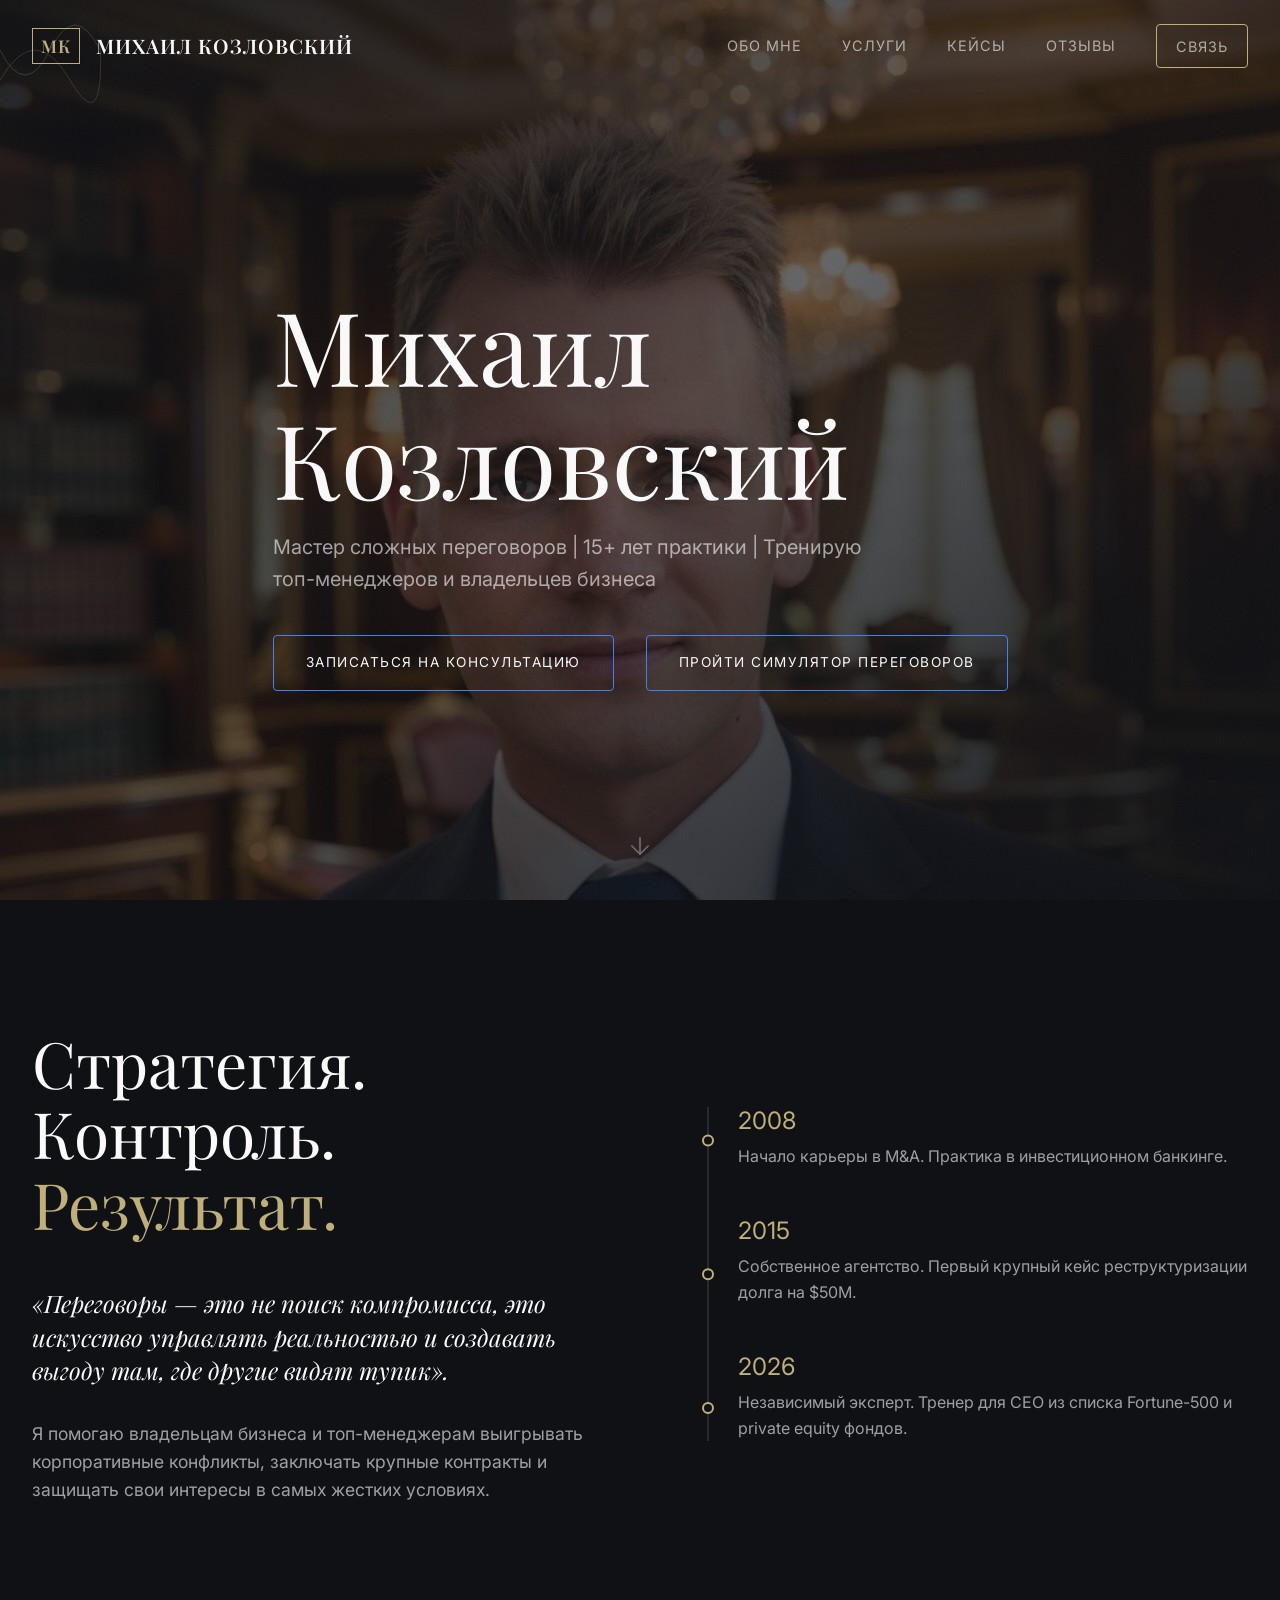
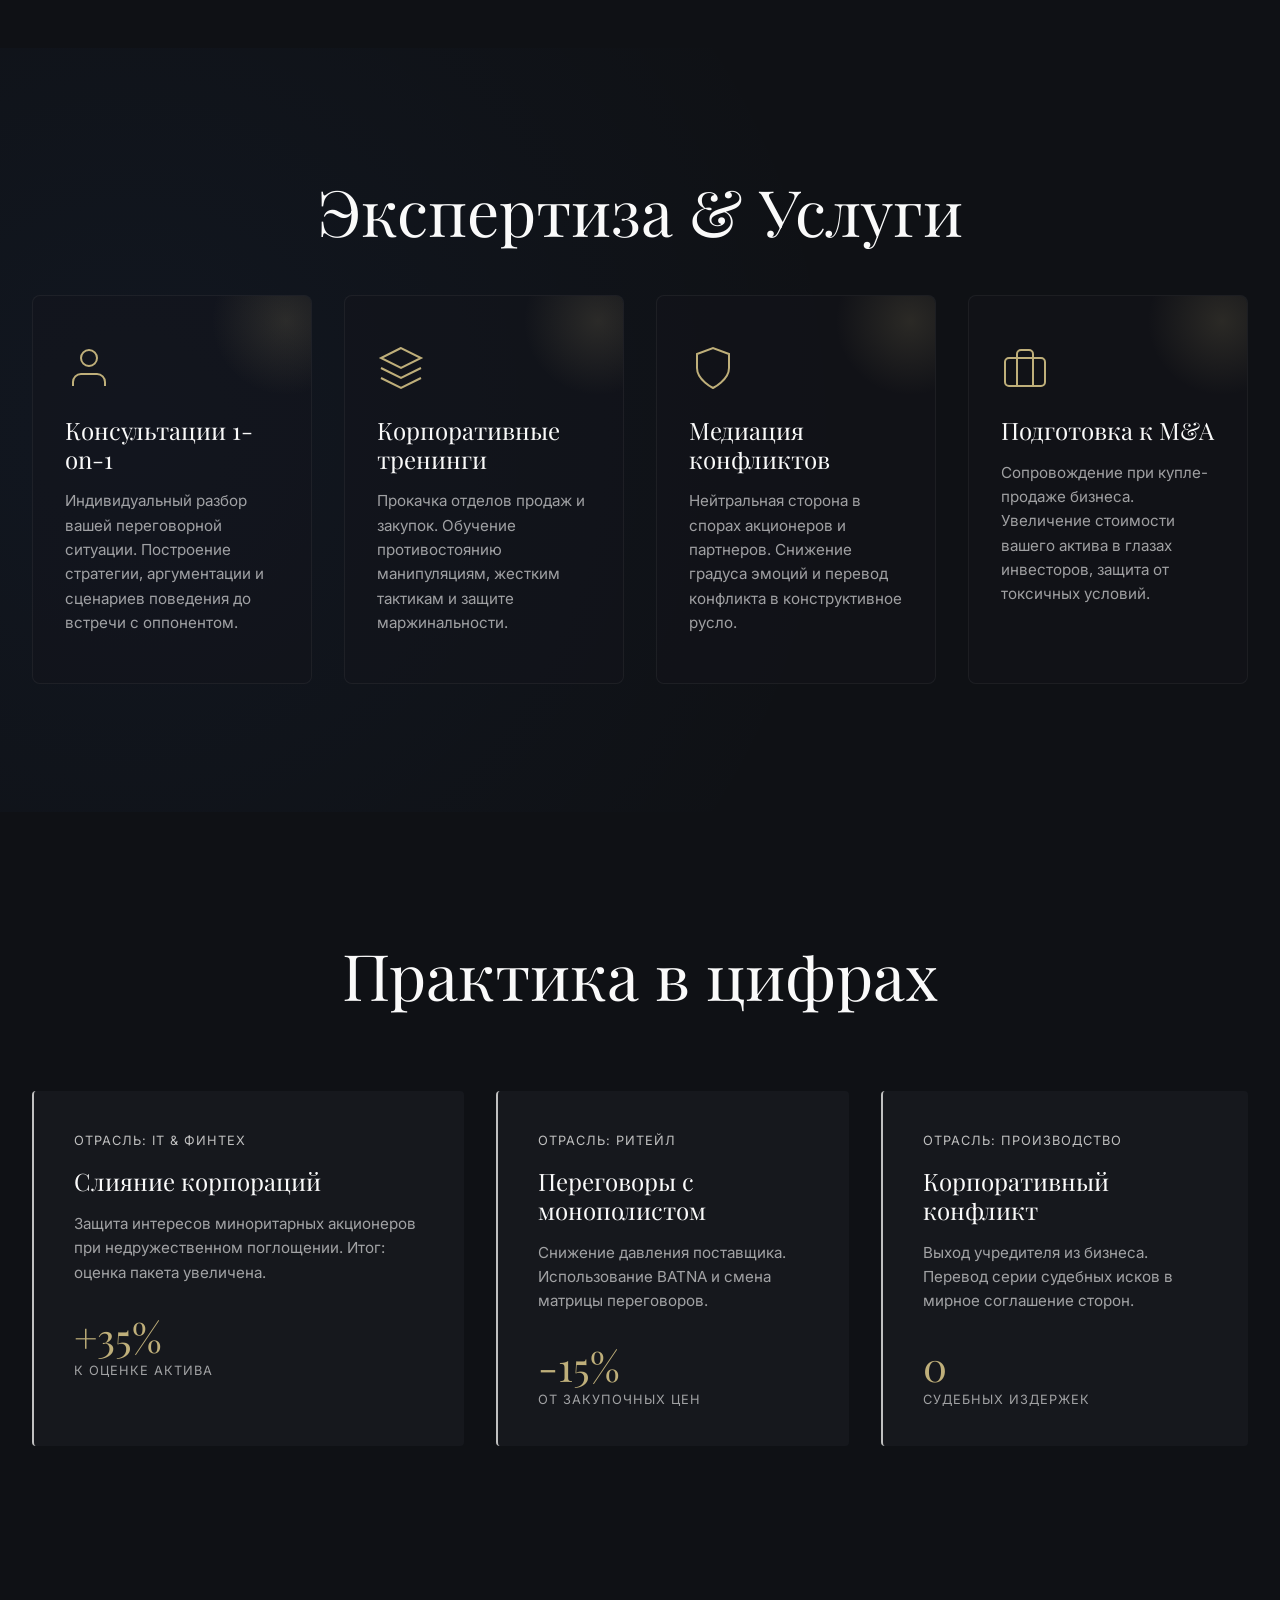
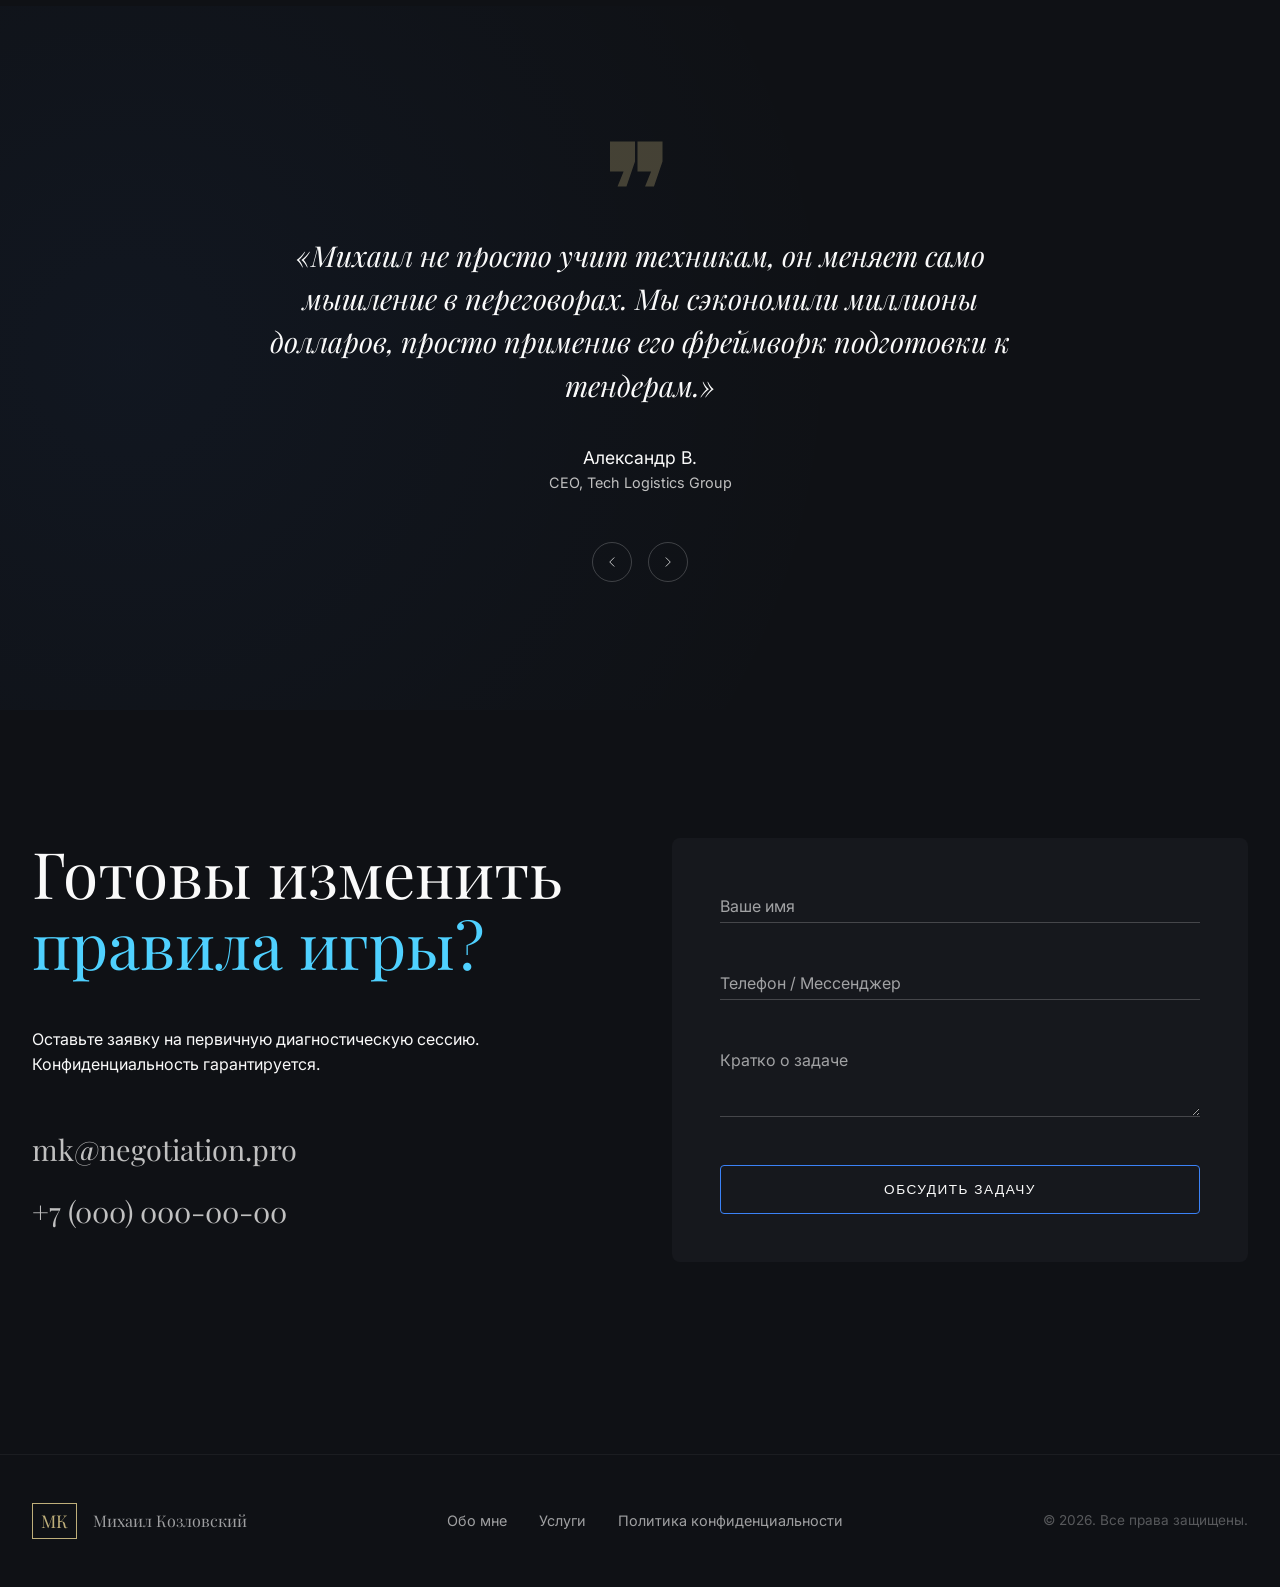
<file: index.html>
<!DOCTYPE html>
<html lang="ru">
<head>
    <meta charset="UTF-8">
    <meta name="viewport" content="width=device-width, initial-scale=1.0">
    <title>Михаил Козловский | Мастер сложных переговоров</title>
    <meta name="description" content="Михаил Козловский — бизнес-тренер, консультант по тактикам влияния, статусным и жестким переговорам, корпоративным сделкам и конфликтам.">
    <!-- Google Fonts -->
    <link rel="preconnect" href="https://fonts.googleapis.com">
    <link rel="preconnect" href="https://fonts.gstatic.com" crossorigin>
    <link href="https://fonts.googleapis.com/css2?family=Inter:wght@300;400;500;600&family=Playfair+Display:ital,wght@0,400;0,600;0,700;1,400&display=swap" rel="stylesheet">
    <link rel="stylesheet" href="style.css">
</head>
<body>


    <!-- Noise Filter Overlay -->
    <svg id="noise-svg">
        <filter id="noiseFilter">
            <feTurbulence type="fractalNoise" baseFrequency="0.75" numOctaves="3" stitchTiles="stitch"/>
        </filter>
        <rect width="100%" height="100%" filter="url(#noiseFilter)"></rect>
    </svg>

    <!-- Navigation -->
    <nav class="navbar">
        <div class="container nav-container">
            <a href="#home" class="logo">
                <div class="logo-mark">МК</div>
                <div class="logo-text">Михаил Козловский</div>
            </a>
            <div class="hamburger">
                <span></span>
                <span></span>
            </div>
            <ul class="nav-links">
                <li><a href="#about">Обо мне</a></li>
                <li><a href="#services">Услуги</a></li>
                <li><a href="#cases">Кейсы</a></li>
                <li><a href="#reviews">Отзывы</a></li>
                <li><a href="#contact" class="btn-primary nav-btn">Связь</a></li>
            </ul>
        </div>
    </nav>

    <!-- Hero Section -->
    <header id="home" class="hero">
        <div class="hero-bg">
            <img src="assets/hero_portrait.png" alt="Михаил Козловский - Портрет" class="hero-image">
            <div class="hero-overlay"></div>
            <!-- Abstract background SVG lines -->
            <svg class="hero-lines" width="100%" height="100%" preserveAspectRatio="none">
                <path d="M0,50 Q25,100 50,50 T100,50" class="draw-line draw-silver" vector-effect="non-scaling-stroke"/>
                <path d="M0,80 Q35,20 70,80 T100,40" class="draw-line draw-gold" vector-effect="non-scaling-stroke"/>
            </svg>
        </div>

        <div class="container hero-content">
            <h1 class="hero-title reveal-text">
                <span class="title-line">Михаил</span>
                <span class="title-line">Козловский</span>
            </h1>
            <p class="hero-subtitle reveal-up">Мастер сложных переговоров | 15+ лет практики | Тренирую топ-менеджеров и владельцев бизнеса</p>
            <div class="hero-actions reveal-up delay-1">
                <a href="#contact" class="btn-primary glow-btn"><span>Записаться на консультацию</span></a>
                <a href="game.html" class="btn-primary glow-btn"><span>Пройти симулятор переговоров</span></a>
            </div>
        </div>

        <!-- Animated Scroll Indicator -->
        <a href="#about" class="scroll-indicator" aria-label="Прокрутить вниз">
            <svg class="handshake-icon" viewBox="0 0 24 24" fill="none" stroke="currentColor" stroke-width="1.5" stroke-linecap="round" stroke-linejoin="round">
                <line x1="12" y1="5" x2="12" y2="19"/>
                <polyline points="19 12 12 19 5 12"/>
            </svg>
        </a>
    </header>

    <!-- About Section -->
    <section id="about" class="section">
        <div class="container">
            <div class="about-grid">
                <div class="about-text fade-in-left">
                    <h2 class="section-title">Стратегия.<br>Контроль.<br><span class="text-gold">Результат.</span></h2>
                    <p class="lead">«Переговоры — это не поиск компромисса, это искусство управлять реальностью и создавать выгоду там, где другие видят тупик».</p>
                    <p>Я помогаю владельцам бизнеса и топ-менеджерам выигрывать корпоративные конфликты, заключать крупные контракты и защищать свои интересы в самых жестких условиях.</p>
                </div>
                
                <div class="about-timeline fade-in-right">
                    <svg class="timeline-svg" width="40" height="100%">
                        <line x1="20" y1="0" x2="20" y2="100%" class="timeline-line"/>
                        <circle cx="20" cy="10%" r="5" class="timeline-dot"/>
                        <circle cx="20" cy="50%" r="5" class="timeline-dot"/>
                        <circle cx="20" cy="90%" r="5" class="timeline-dot"/>
                    </svg>
                    <div class="timeline-items">
                        <div class="timeline-item">
                            <h3 class="timeline-year">2008</h3>
                            <p class="timeline-desc">Начало карьеры в M&A. Практика в инвестиционном банкинге.</p>
                        </div>
                        <div class="timeline-item">
                            <h3 class="timeline-year">2015</h3>
                            <p class="timeline-desc">Собственное агентство. Первый крупный кейс реструктуризации долга на $50M.</p>
                        </div>
                        <div class="timeline-item">
                            <h3 class="timeline-year">2026</h3>
                            <p class="timeline-desc">Независимый эксперт. Тренер для CEO из списка Fortune-500 и private equity фондов.</p>
                        </div>
                    </div>
                </div>
            </div>
        </div>
    </section>

    <!-- Services Section -->
    <section id="services" class="section bg-gradient">
        <div class="container">
            <h2 class="section-title text-center fade-in-up">Экспертиза & Услуги</h2>
            
            <div class="services-grid">
                <!-- Service 1 -->
                <div class="service-card tilt-card fade-in-up" data-tilt>
                    <div class="card-glow"></div>
                    <div class="card-icon draw-icon">
                        <svg viewBox="0 0 24 24" fill="none" stroke="currentColor" stroke-width="1">
                            <path d="M20 21v-2a4 4 0 0 0-4-4H8a4 4 0 0 0-4 4v2"></path>
                            <circle cx="12" cy="7" r="4"></circle>
                        </svg>
                    </div>
                    <h3 class="card-title">Консультации 1-on-1</h3>
                    <p class="card-desc">Индивидуальный разбор вашей переговорной ситуации. Построение стратегии, аргументации и сценариев поведения до встречи с оппонентом.</p>
                </div>

                <!-- Service 2 -->
                <div class="service-card tilt-card fade-in-up delay-1" data-tilt>
                    <div class="card-glow"></div>
                    <div class="card-icon draw-icon">
                        <svg viewBox="0 0 24 24" fill="none" stroke="currentColor" stroke-width="1">
                            <polygon points="12 2 2 7 12 12 22 7 12 2"></polygon>
                            <polyline points="2 17 12 22 22 17"></polyline>
                            <polyline points="2 12 12 17 22 12"></polyline>
                        </svg>
                    </div>
                    <h3 class="card-title">Корпоративные тренинги</h3>
                    <p class="card-desc">Прокачка отделов продаж и закупок. Обучение противостоянию манипуляциям, жестким тактикам и защите маржинальности.</p>
                </div>

                <!-- Service 3 -->
                <div class="service-card tilt-card fade-in-up delay-2" data-tilt>
                    <div class="card-glow"></div>
                    <div class="card-icon draw-icon">
                        <svg viewBox="0 0 24 24" fill="none" stroke="currentColor" stroke-width="1">
                            <path d="M12 22s8-4 8-10V5l-8-3-8 3v7c0 6 8 10 8 10z"></path>
                        </svg>
                    </div>
                    <h3 class="card-title">Медиация конфликтов</h3>
                    <p class="card-desc">Нейтральная сторона в спорах акционеров и партнеров. Снижение градуса эмоций и перевод конфликта в конструктивное русло.</p>
                </div>

                <!-- Service 4 -->
                <div class="service-card tilt-card fade-in-up delay-3" data-tilt>
                    <div class="card-glow"></div>
                    <div class="card-icon draw-icon">
                        <svg viewBox="0 0 24 24" fill="none" stroke="currentColor" stroke-width="1">
                            <rect x="2" y="7" width="20" height="14" rx="2" ry="2"></rect>
                            <path d="M16 21V5a2 2 0 0 0-2-2h-4a2 2 0 0 0-2 2v16"></path>
                        </svg>
                    </div>
                    <h3 class="card-title">Подготовка к M&A</h3>
                    <p class="card-desc">Сопровождение при купле-продаже бизнеса. Увеличение стоимости вашего актива в глазах инвесторов, защита от токсичных условий.</p>
                </div>
            </div>
        </div>
    </section>

    <!-- Cases Section -->
    <section id="cases" class="section">
        <div class="container">
            <h2 class="section-title text-center fade-in-up">Практика в цифрах</h2>
            
            <div class="cases-scroll fade-in-up">
                <div class="case-item">
                    <div class="case-header">Отрасль: IT & Финтех</div>
                    <h3 class="case-title">Слияние корпораций</h3>
                    <p class="case-text">Защита интересов миноритарных акционеров при недружественном поглощении. Итог: оценка пакета увеличена.</p>
                    <div class="case-result">+35% <span class="result-label">к оценке актива</span></div>
                </div>

                <div class="case-item">
                    <div class="case-header">Отрасль: Ритейл</div>
                    <h3 class="case-title">Переговоры с монополистом</h3>
                    <p class="case-text">Снижение давления поставщика. Использование BATNA и смена матрицы переговоров.</p>
                    <div class="case-result">-15% <span class="result-label">от закупочных цен</span></div>
                </div>

                <div class="case-item">
                    <div class="case-header">Отрасль: Производство</div>
                    <h3 class="case-title">Корпоративный конфликт</h3>
                    <p class="case-text">Выход учредителя из бизнеса. Перевод серии судебных исков в мирное соглашение сторон.</p>
                    <div class="case-result">0 <span class="result-label">судебных издержек</span></div>
                </div>
            </div>
        </div>
    </section>

    <!-- Reviews Section -->
    <section id="reviews" class="section bg-gradient">
        <div class="container">
            <div class="reviews-wrapper fade-in-up">
                <svg class="quote-icon" width="60" height="60" viewBox="0 0 24 24" fill="#BFAF7A">
                    <path d="M14.017 21L16.44 14.976H11V3H21V11.028L17.583 21H14.017ZM3.017 21L5.44 14.976H0V3H10V11.028L6.583 21H3.017Z" />
                </svg>
                
                <div class="reviews-slider">
                    <div class="review-slide active">
                        <p class="review-text">«Михаил не просто учит техникам, он меняет само мышление в переговорах. Мы сэкономили миллионы долларов, просто применив его фреймворк подготовки к тендерам.»</p>
                        <div class="review-author">
                            <div class="author-info">
                                <h4 class="author-name">Александр В.</h4>
                                <p class="author-role">CEO, Tech Logistics Group</p>
                            </div>
                        </div>
                    </div>
                </div>
                
                <div class="slider-controls">
                    <button class="slider-btn prev-btn"><svg viewBox="0 0 24 24" fill="none" stroke="currentColor"><path d="M15 18l-6-6 6-6"/></svg></button>
                    <button class="slider-btn next-btn"><svg viewBox="0 0 24 24" fill="none" stroke="currentColor"><path d="M9 18l6-6-6-6"/></svg></button>
                </div>
            </div>
        </div>
    </section>

    <!-- Contact Section -->
    <section id="contact" class="section">
        <div class="container contact-container">
            <div class="contact-info fade-in-left">
                <h2 class="section-title">Готовы изменить <br><span class="text-blue">правила игры?</span></h2>
                <p>Оставьте заявку на первичную диагностическую сессию. Конфиденциальность гарантируется.</p>
                <div class="contact-details">
                    <a href="mailto:mk@negotiation.pro" class="contact-link">mk@negotiation.pro</a>
                    <a href="tel:+70000000000" class="contact-link">+7 (000) 000-00-00</a>
                </div>
            </div>

            <div class="contact-form-wrapper fade-in-right">
                <form id="contactForm" class="contact-form">
                    <div class="form-group">
                        <input type="text" id="name" required placeholder=" ">
                        <label for="name">Ваше имя</label>
                        <span class="focus-border"></span>
                    </div>
                    <div class="form-group">
                        <input type="tel" id="phone" required placeholder=" ">
                        <label for="phone">Телефон / Мессенджер</label>
                        <span class="focus-border"></span>
                    </div>
                    <div class="form-group">
                        <textarea id="message" rows="3" required placeholder=" "></textarea>
                        <label for="message">Кратко о задаче</label>
                        <span class="focus-border"></span>
                    </div>
                    <button type="submit" class="btn-primary glow-btn submit-btn">
                        <span>Обсудить задачу</span>
                    </button>
                    <div class="form-success-msg">Заявка успешно отправлена! Я свяжусь с вами в ближайшее время.</div>
                </form>
            </div>
        </div>
    </section>

    <!-- Footer -->
    <footer class="footer">
        <div class="container footer-container">
            <div class="footer-brand">
                <div class="logo-mark">МК</div>
                <span>Михаил Козловский</span>
            </div>
            <div class="footer-links">
                <a href="#about">Обо мне</a>
                <a href="#services">Услуги</a>
                <a href="#">Политика конфиденциальности</a>
            </div>
            <div class="footer-copy">
                &copy; 2026. Все права защищены.
            </div>
        </div>
    </footer>

    <script src="script.js"></script>
</body>
</html>
</file>
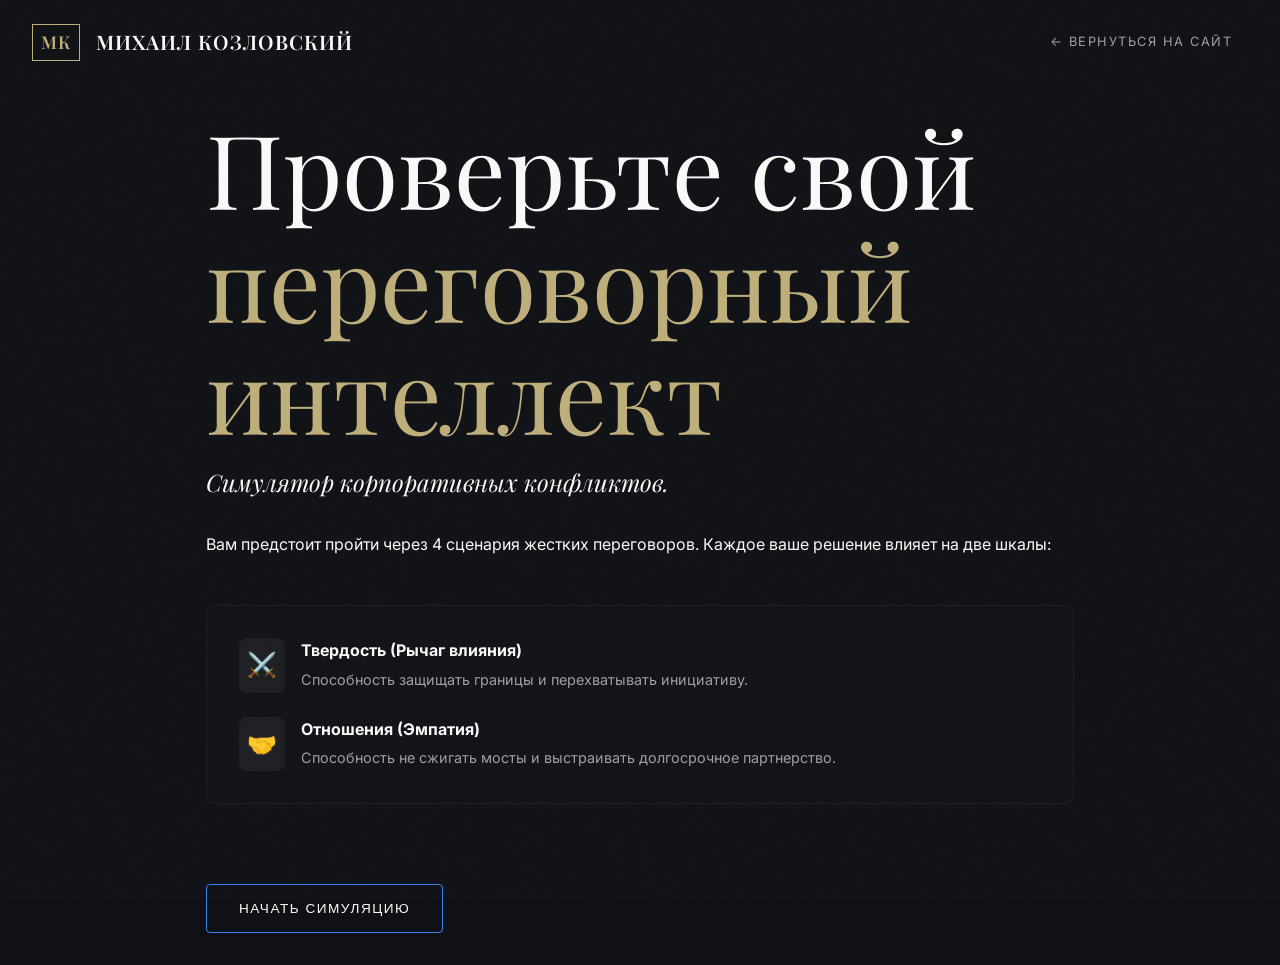
<file: game.html>
<!DOCTYPE html>
<html lang="ru">
<head>
    <meta charset="UTF-8">
    <meta name="viewport" content="width=device-width, initial-scale=1.0">
    <title>Симулятор Переговоров | Михаил Козловский</title>
    <!-- Google Fonts -->
    <link rel="preconnect" href="https://fonts.googleapis.com">
    <link rel="preconnect" href="https://fonts.gstatic.com" crossorigin>
    <link href="https://fonts.googleapis.com/css2?family=Inter:wght@300;400;500;600&family=Playfair+Display:ital,wght@0,400;0,600;0,700;1,400&display=swap" rel="stylesheet">
    <!-- Base Styles -->
    <link rel="stylesheet" href="style.css">
    <!-- Game Specific Styles -->
    <link rel="stylesheet" href="game.css">
</head>
<body class="game-body">


    <!-- Noise Filter Overlay -->
    <svg id="noise-svg">
        <filter id="noiseFilter">
            <feTurbulence type="fractalNoise" baseFrequency="0.75" numOctaves="3" stitchTiles="stitch"/>
        </filter>
        <rect width="100%" height="100%" filter="url(#noiseFilter)"></rect>
    </svg>

    <!-- Simple Navigation -->
    <nav class="navbar scrolled">
        <div class="container nav-container">
            <a href="index.html" class="logo">
                <div class="logo-mark">МК</div>
                <div class="logo-text">Михаил Козловский</div>
            </a>
            <a href="index.html" class="btn-secondary back-btn">← Вернуться на сайт</a>
        </div>
    </nav>

    <main class="game-container container">
        
        <!-- Welcome Screen -->
        <div id="welcome-screen" class="game-screen active">
            <h1 class="hero-title">Проверьте свой <br><span class="text-gold">переговорный интеллект</span></h1>
            <p class="lead">Симулятор корпоративных конфликтов.</p>
            <p class="game-desc">Вам предстоит пройти через 4 сценария жестких переговоров. Каждое ваше решение влияет на две шкалы:</p>
            <div class="metrics-legend">
                <div class="metric-item">
                    <span class="metric-icon">⚔️</span>
                    <div>
                        <strong>Твердость (Рычаг влияния)</strong>
                        <p>Способность защищать границы и перехватывать инициативу.</p>
                    </div>
                </div>
                <div class="metric-item">
                    <span class="metric-icon">🤝</span>
                    <div>
                        <strong>Отношения (Эмпатия)</strong>
                        <p>Способность не сжигать мосты и выстраивать долгосрочное партнерство.</p>
                    </div>
                </div>
            </div>
            <button id="start-btn" class="btn-primary glow-btn game-btn mt-2"><span>Начать симуляцию</span></button>
        </div>

        <!-- Gameplay Screen -->
        <div id="gameplay-screen" class="game-screen">
            
            <div class="game-header">
                <div class="scenario-counter">Сценарий <span id="current-stage">1</span> из <span id="total-stages">4</span></div>
                
                <div class="meters-container">
                    <div class="meter-box">
                        <div class="meter-label">
                            <span title="Твердость">⚔️ Рычаг</span>
                            <span id="leverage-val">50%</span>
                        </div>
                        <div class="meter-track">
                            <div class="meter-fill fill-gold" id="leverage-bar"></div>
                        </div>
                    </div>
                    <div class="meter-box">
                        <div class="meter-label">
                            <span title="Отношения">🤝 Контакт</span>
                            <span id="relationship-val">50%</span>
                        </div>
                        <div class="meter-track">
                            <div class="meter-fill fill-blue" id="relationship-bar"></div>
                        </div>
                    </div>
                </div>
            </div>

            <div class="dialogue-box">
                <div id="opponent-context" class="context-text"></div>
                <div class="opponent-bubble">
                    <div class="avatar">Оппонент</div>
                    <p id="opponent-text" class="speech-text"></p>
                </div>
                
                <!-- Feedback Bubble (Shows after choice) -->
                <div id="feedback-bubble" class="feedback-bubble hidden">
                    <p id="feedback-text"></p>
                    <button id="next-btn" class="btn-primary glow-btn small-btn"><span>Продолжить</span></button>
                </div>
            </div>

            <div id="choices-container" class="choices-grid">
                <!-- Choices injected here via JS -->
            </div>

        </div>

        <!-- Result Screen -->
        <div id="result-screen" class="game-screen">
            <div class="result-header">
                <h2>Ваш профиль переговорщика:</h2>
                <h1 id="archetype-title" class="text-gold archetype"></h1>
            </div>
            
            <div class="result-body">
                <p id="archetype-desc" class="lead"></p>
                <div class="final-stats">
                    <div class="stat-box">⚔️ Твердость: <span id="final-leverage" class="text-gold">0</span>/100</div>
                    <div class="stat-box">🤝 Отношения: <span id="final-relationship" class="text-blue">0</span>/100</div>
                </div>
            </div>

            <div class="result-cta">
                <p>Даже сильным переговорщикам нужен спарринг-партнер для выхода на новый уровень.</p>
                <div class="hero-actions justify-center">
                    <a href="index.html#contact" class="btn-primary glow-btn"><span>Записаться на сессию к М.Козловскому</span></a>
                    <button id="restart-btn" class="btn-primary glow-btn"><span>Пройти заново</span></button>
                </div>
            </div>
        </div>

    </main>

    <script src="script.js"></script>
    <script src="game.js"></script>
</body>
</html>
</file>
<file: style.css>
/* 
   Style Sheet for Mikhail Kozlovsky Negotiation Site
   Theme: Executive Luxury 2026, Charcoal Black, Cold Silver, Matte Gold, Neon Blue Highlights
*/

:root {
    /* Colors */
    --bg-dark: #0F1115;
    --bg-dark-secondary: #16181D;
    --text-main: #FAFAFA;
    --text-muted: rgba(255, 255, 255, 0.6);
    --accent-gold: #BFAF7A;
    --accent-silver: #C0C0C0;
    --accent-blue: #3B82F6;
    --accent-blue-neon: #4fd1ff;
    
    /* Typography */
    --font-heading: 'Playfair Display', serif;
    --font-body: 'Inter', sans-serif;
    
    /* Effects */
    --transition: all 0.4s cubic-bezier(0.25, 1, 0.5, 1);
    --glass-bg: rgba(20, 22, 28, 0.4);
    --glass-border: rgba(255, 255, 255, 0.05);
}

* {
    margin: 0;
    padding: 0;
    box-sizing: border-box;
}

/* Base Styles */
body {
    background-color: var(--bg-dark);
    color: var(--text-main);
    font-family: var(--font-body);
    font-size: 16px;
    line-height: 1.6;
    overflow-x: hidden;
    scroll-behavior: smooth;
    position: relative;
}



::selection {
    background: var(--accent-blue);
    color: white;
}

h1, h2, h3, h4 {
    font-family: var(--font-heading);
    font-weight: 400;
    line-height: 1.2;
}

a {
    color: inherit;
    text-decoration: none;
    transition: var(--transition);
}

.container {
    max-width: 1280px;
    margin: 0 auto;
    padding: 0 2rem;
}

.section {
    padding: 8rem 0;
    position: relative;
}

.text-gold { color: var(--accent-gold); }
.text-blue { color: var(--accent-blue-neon); }
.text-center { text-align: center; }



/* Noise */
#noise-svg {
    position: fixed;
    top: 0; left: 0;
    width: 100vw; height: 100vh;
    pointer-events: none;
    z-index: 9000;
    opacity: 0.04;
}

/* Gradient Background */
.bg-gradient {
    position: relative;
}
.bg-gradient::before {
    content: '';
    position: absolute;
    top: 0; left: 0; width: 100%; height: 100%;
    background: radial-gradient(circle at 10% 50%, rgba(59, 130, 246, 0.05), transparent 60%);
    pointer-events: none;
    z-index: -1;
}

/* Navbar */
.navbar {
    position: fixed;
    top: 0; left: 0; width: 100%;
    padding: 1.5rem 0;
    z-index: 1000;
    transition: var(--transition);
}
.navbar.scrolled {
    background: var(--glass-bg);
    backdrop-filter: blur(16px);
    -webkit-backdrop-filter: blur(16px);
    border-bottom: 1px solid var(--glass-border);
    padding: 1rem 0;
}
.nav-container {
    display: flex;
    justify-content: space-between;
    align-items: center;
}
.logo {
    display: flex;
    align-items: center;
    gap: 1rem;
    font-family: var(--font-heading);
    font-size: 1.25rem;
    font-weight: 600;
    letter-spacing: 1px;
    text-transform: uppercase;
}
.logo-mark {
    color: var(--accent-gold);
    border: 1px solid var(--accent-gold);
    padding: 0.2rem 0.5rem;
    font-size: 1.1rem;
}
.nav-links {
    display: flex;
    list-style: none;
    gap: 2.5rem;
    align-items: center;
}
.nav-links a {
    font-size: 0.9rem;
    text-transform: uppercase;
    letter-spacing: 1px;
    color: var(--text-muted);
    position: relative;
}
.nav-links a:hover {
    color: var(--text-main);
}
.nav-links a::after {
    content: '';
    position: absolute;
    bottom: -5px; left: 0; width: 0%;
    height: 1px;
    background: var(--accent-gold);
    transition: width 0.3s ease;
}
.nav-links a:hover::after {
    width: 100%;
}
.nav-links a.btn-primary::after { display: none; }

.hamburger {
    display: none;
    flex-direction: column;
    gap: 6px;
    cursor: pointer;
    z-index: 1001;
}
.hamburger span {
    display: block;
    width: 28px; height: 2px;
    background: var(--text-main);
    transition: 0.3s;
}

/* Buttons */
.btn-primary {
    display: inline-flex;
    align-items: center;
    justify-content: center;
    padding: 1rem 2rem;
    background: transparent;
    color: var(--text-main);
    border: 1px solid var(--accent-blue);
    border-radius: 4px;
    text-transform: uppercase;
    letter-spacing: 1.5px;
    font-size: 0.85rem;
    position: relative;
    overflow: hidden;
    z-index: 1;
    cursor: pointer;
    text-decoration: none;
    -webkit-tap-highlight-color: transparent;
    touch-action: manipulation;
}
.btn-primary::before {
    content: '';
    position: absolute;
    top: 0; left: 0; width: 0%; height: 100%;
    background: linear-gradient(90deg, var(--accent-blue), var(--accent-blue-neon));
    transition: var(--transition);
    z-index: -1;
}
.btn-primary:hover::before {
    width: 100%;
}
.btn-primary:hover {
    box-shadow: 0 0 20px rgba(59, 130, 246, 0.4);
    color: #fff;
}
.nav-btn {
    padding: 0.6rem 1.2rem;
    border-color: var(--accent-gold);
}
.nav-btn::before {
    background: var(--accent-gold);
}
.nav-btn:hover {
    box-shadow: 0 0 15px rgba(191, 175, 122, 0.3);
}

.btn-secondary {
    display: inline-flex;
    align-items: center;
    justify-content: center;
    padding: 1rem 2rem;
    color: var(--text-muted);
    border-bottom: 1px solid var(--text-muted);
    text-transform: uppercase;
    letter-spacing: 1.5px;
    font-size: 0.85rem;
    cursor: pointer;
    text-decoration: none;
    -webkit-tap-highlight-color: transparent;
    touch-action: manipulation;
}
.btn-secondary:hover {
    color: var(--text-main);
    border-bottom-color: var(--text-main);
}

.btn-game-hero {
    border-bottom: none !important;
    border: 1px solid var(--accent-silver) !important;
    border-radius: 4px;
}

/* Hero Section */
.hero {
    height: 100vh;
    min-height: 700px;
    display: flex;
    align-items: center;
    position: relative;
    padding-top: 5rem;
}
.hero-bg {
    position: absolute;
    top: 0; left: 0; width: 100%; height: 100%;
    z-index: -1;
    overflow: hidden;
}
.hero-image {
    width: 100%; height: 100%;
    object-fit: cover;
    object-position: top center;
    opacity: 0.6;
    animation: slowZoom 20s infinite alternate linear;
}
.hero-overlay {
    position: absolute;
    top: 0; left: 0; width: 100%; height: 100%;
    background: linear-gradient(135deg, rgba(15, 17, 21, 0.9) 0%, rgba(15, 17, 21, 0.4) 50%, rgba(15, 17, 21, 1) 100%);
}
.hero-lines {
    position: absolute;
    top: 0; left: 0;
    pointer-events: none;
    opacity: 0.2;
}

.hero-content {
    max-width: 800px;
}
.hero-title {
    font-size: clamp(3.5rem, 8vw, 7rem);
    margin-bottom: 1rem;
    line-height: 1.1;
    display: flex;
    flex-direction: column;
}
.title-line {
    display: block;
    overflow: hidden;
}
.hero-subtitle {
    font-size: 1.25rem;
    color: var(--text-muted);
    margin-bottom: 2.5rem;
    max-width: 600px;
}
.hero-actions {
    display: flex;
    gap: 2rem;
    align-items: center;
    flex-wrap: wrap;
}

/* Animations Variables */
@keyframes slowZoom {
    0% { transform: scale(1); }
    100% { transform: scale(1.05); }
}
.draw-line {
    fill: none;
    stroke-width: 1px;
    stroke-dasharray: 1000;
    stroke-dashoffset: 1000;
}
.draw-silver { stroke: var(--accent-silver); }
.draw-gold { stroke: var(--accent-gold); }

.scroll-indicator {
    position: absolute;
    bottom: 40px;
    left: 50%;
    transform: translateX(-50%);
    display: flex;
    flex-direction: column;
    align-items: center;
    color: var(--text-muted);
    animation: scrollBounce 2s ease-in-out infinite;
}
.handshake-icon {
    width: 28px; height: 28px;
    opacity: 0.45;
    transition: opacity 0.3s ease;
    stroke: var(--accent-silver);
}
.scroll-indicator:hover .handshake-icon {
    opacity: 0.9;
    stroke: var(--accent-gold);
}
@keyframes scrollBounce {
    0%, 100% { transform: translateX(-50%) translateY(0); }
    50% { transform: translateX(-50%) translateY(8px); }
}

/* Section Title */
.section-title {
    font-size: clamp(2.5rem, 5vw, 4.5rem);
    margin-bottom: 3rem;
    line-height: 1.1;
}

/* About Section */
.about-grid {
    display: grid;
    grid-template-columns: 1fr 1fr;
    gap: 6rem;
    align-items: center;
}
.lead {
    font-size: 1.5rem;
    color: var(--text-main);
    font-family: var(--font-heading);
    margin-bottom: 2rem;
    line-height: 1.4;
    font-style: italic;
}
.about-text p:not(.lead) {
    color: var(--text-muted);
    margin-bottom: 1rem;
    font-size: 1.1rem;
}
.about-timeline {
    position: relative;
    padding-left: 50px;
}
.timeline-svg {
    position: absolute;
    left: 0; top: 0;
}
.timeline-line {
    stroke: rgba(255,255,255,0.1);
    stroke-width: 2;
}
.timeline-dot {
    fill: var(--bg-dark);
    stroke: var(--accent-gold);
    stroke-width: 2;
    transition: var(--transition);
}
.timeline-item:hover .timeline-dot {
    fill: var(--accent-gold);
    box-shadow: 0 0 10px var(--accent-gold);
}
.timeline-item {
    margin-bottom: 3rem;
    position: relative;
}
.timeline-item:last-child { margin-bottom: 0; }
.timeline-year {
    color: var(--accent-gold);
    font-family: var(--font-body);
    font-size: 1.5rem;
    margin-bottom: 0.5rem;
}
.timeline-desc {
    color: var(--text-muted);
}

/* Services */
.services-grid {
    display: grid;
    grid-template-columns: repeat(auto-fit, minmax(280px, 1fr));
    gap: 2rem;
}
.service-card {
    background: var(--glass-bg);
    border: 1px solid var(--glass-border);
    padding: 3rem 2rem;
    border-radius: 8px;
    position: relative;
    overflow: hidden;
    transform-style: preserve-3d;
    transition: border-color 0.3s ease;
}
.service-card:hover {
    border-color: rgba(191, 175, 122, 0.3);
}
.card-glow {
    position: absolute;
    width: 150px; height: 150px;
    background: radial-gradient(circle, rgba(191, 175, 122, 0.15) 0%, transparent 70%);
    border-radius: 50%;
    top: -50px; right: -50px;
    pointer-events: none;
    transition: 0.5s ease;
}
.service-card:hover .card-glow {
    transform: scale(1.5);
}
.card-icon {
    width: 48px; height: 48px;
    margin-bottom: 1.5rem;
    color: var(--accent-gold);
    transform: translateZ(30px);
}
.card-title {
    font-size: 1.5rem;
    margin-bottom: 1rem;
    transform: translateZ(20px);
}
.card-desc {
    color: var(--text-muted);
    font-size: 0.95rem;
    transform: translateZ(10px);
}

/* Cases */
.cases-scroll {
    display: flex;
    overflow-x: auto;
    gap: 2rem;
    padding: 2rem 0;
    scrollbar-width: thin;
    scrollbar-color: var(--accent-gold) var(--bg-dark-secondary);
}
.cases-scroll::-webkit-scrollbar {
    height: 6px;
}
.cases-scroll::-webkit-scrollbar-track {
    background: var(--bg-dark-secondary);
}
.cases-scroll::-webkit-scrollbar-thumb {
    background-color: var(--accent-gold);
    border-radius: 10px;
}
.case-item {
    min-width: 350px;
    background: var(--bg-dark-secondary);
    padding: 2.5rem;
    border-radius: 4px;
    border-left: 2px solid var(--accent-silver);
    transition: var(--transition);
}
.case-item:hover {
    border-left-color: var(--accent-blue);
    transform: translateY(-5px);
}
.case-header {
    font-size: 0.8rem;
    text-transform: uppercase;
    letter-spacing: 1px;
    color: var(--accent-silver);
    margin-bottom: 1rem;
}
.case-title {
    font-size: 1.5rem;
    margin-bottom: 1rem;
}
.case-text {
    color: var(--text-muted);
    margin-bottom: 2rem;
    font-size: 0.95rem;
}
.case-result {
    font-family: var(--font-heading);
    font-size: 2.5rem;
    color: var(--accent-gold);
    line-height: 1;
}
.result-label {
    display: block;
    font-family: var(--font-body);
    font-size: 0.8rem;
    color: var(--text-muted);
    margin-top: 0.5rem;
    text-transform: uppercase;
    letter-spacing: 1px;
}

/* Reviews */
.reviews-wrapper {
    max-width: 800px;
    margin: 0 auto;
    text-align: center;
    position: relative;
}
.quote-icon {
    margin-bottom: 2rem;
    opacity: 0.3;
}
.review-text {
    font-family: var(--font-heading);
    font-size: 1.8rem;
    font-style: italic;
    line-height: 1.5;
    margin-bottom: 2.5rem;
}
.author-info h4 {
    font-family: var(--font-body);
    font-size: 1.1rem;
    color: var(--text-main);
    margin-bottom: 0.2rem;
}
.author-info p {
    color: var(--accent-silver);
    font-size: 0.9rem;
}
.slider-controls {
    margin-top: 3rem;
    display: flex;
    justify-content: center;
    gap: 1rem;
}
.slider-btn {
    background: transparent;
    border: 1px solid rgba(255,255,255,0.2);
    width: 40px; height: 40px;
    border-radius: 50%;
    color: var(--text-main);
    display: flex;
    align-items: center; justify-content: center;
    transition: var(--transition);
}
.slider-btn svg { width: 18px; }
.slider-btn:hover {
    border-color: var(--accent-gold);
    color: var(--accent-gold);
}

/* Contact */
.contact-container {
    display: grid;
    grid-template-columns: 1fr 1fr;
    gap: 4rem;
}
.contact-details {
    margin-top: 3rem;
    display: flex;
    flex-direction: column;
    gap: 1rem;
}
.contact-link {
    font-family: var(--font-heading);
    font-size: 1.8rem;
    color: var(--accent-silver);
}
.contact-link:hover {
    color: var(--accent-gold);
}
.contact-form-wrapper {
    background: var(--bg-dark-secondary);
    padding: 3rem;
    border-radius: 8px;
}
.form-group {
    position: relative;
    margin-bottom: 2.5rem;
}
.form-group input,
.form-group textarea {
    width: 100%;
    background: transparent;
    border: none;
    border-bottom: 1px solid rgba(255,255,255,0.2);
    padding: 0.5rem 0;
    color: var(--text-main);
    font-family: var(--font-body);
    font-size: 1rem;
}
.form-group input:focus,
.form-group textarea:focus {
    outline: none;
}
.form-group label {
    position: absolute;
    top: 0.5rem; left: 0;
    color: var(--text-muted);
    transition: 0.3s ease;
    pointer-events: none;
}
.form-group input:focus ~ label,
.form-group input:not(:placeholder-shown) ~ label,
.form-group textarea:focus ~ label,
.form-group textarea:not(:placeholder-shown) ~ label {
    top: -1.2rem;
    font-size: 0.8rem;
    color: var(--accent-blue);
}
.focus-border {
    position: absolute;
    bottom: 0; left: 0;
    width: 0; height: 1px;
    background: var(--accent-blue);
    transition: 0.4s ease;
}
.form-group input:focus ~ .focus-border,
.form-group textarea:focus ~ .focus-border {
    width: 100%;
}
.submit-btn {
    width: 100%;
    cursor: none;
}
.form-success-msg {
    display: none;
    margin-top: 1.5rem;
    color: #10B981;
    font-size: 0.9rem;
    text-align: center;
}

/* Footer */
.footer {
    border-top: 1px solid var(--glass-border);
    padding: 3rem 0;
    margin-top: 4rem;
}
.footer-container {
    display: flex;
    justify-content: space-between;
    align-items: center;
    flex-wrap: wrap;
    gap: 2rem;
}
.footer-brand {
    display: flex;
    align-items: center;
    gap: 1rem;
    font-family: var(--font-heading);
    color: var(--text-muted);
}
.footer-links {
    display: flex;
    gap: 2rem;
}
.footer-links a {
    color: var(--text-muted);
    font-size: 0.9rem;
}
.footer-links a:hover {
    color: var(--text-main);
}
.footer-copy {
    color: rgba(255,255,255,0.3);
    font-size: 0.85rem;
}

/* Scroll Animations Base */
.fade-in-up, .fade-in-left, .fade-in-right, .reveal-up {
    opacity: 0;
}
.fade-in-up { transform: translateY(40px); }
.fade-in-left { transform: translateX(-40px); }
.fade-in-right { transform: translateX(40px); }
.reveal-up { transform: translateY(20px); }

.fade-in-up.active, .fade-in-left.active, .fade-in-right.active, .reveal-up.active {
    opacity: 1;
    transform: translate(0, 0);
    transition: opacity 0.8s ease, transform 0.8s cubic-bezier(0.165, 0.84, 0.44, 1);
}

.delay-1 { transition-delay: 0.2s; }
.delay-2 { transition-delay: 0.4s; }
.delay-3 { transition-delay: 0.6s; }

/* ===================== RESPONSIVE ===================== */

@media (max-width: 1100px) {
    .about-grid {
        grid-template-columns: 1fr;
        gap: 3rem;
    }
    .contact-container {
        grid-template-columns: 1fr;
        gap: 3rem;
    }
}

@media (max-width: 992px) {
    .hero-title {
        font-size: clamp(3rem, 10vw, 4rem);
    }
    .section-title {
        font-size: clamp(2rem, 6vw, 3rem);
    }
    .lead {
        font-size: 1.25rem;
    }
    .services-grid {
        grid-template-columns: repeat(2, 1fr);
    }
}

@media (max-width: 768px) {
    /* Nav */
    .logo-text { display: none; } /* Только инициалы МК на маленьких экранах */
    .nav-links {
        position: fixed;
        top: 0; right: -100%;
        width: 100%; height: 100vh;
        background: rgba(15, 17, 21, 0.98);
        -webkit-backdrop-filter: blur(20px);
        backdrop-filter: blur(20px);
        flex-direction: column;
        justify-content: center;
        gap: 2rem;
        transition: right 0.4s cubic-bezier(0.25, 1, 0.5, 1);
        z-index: 999;
    }
    .nav-links.active { right: 0; }
    .nav-links a { font-size: 1.1rem; }
    .hamburger { display: flex; cursor: pointer; }
    .hamburger.active span:nth-child(1) {
        transform: translateY(4px) rotate(45deg);
    }
    .hamburger.active span:nth-child(2) {
        transform: translateY(-4px) rotate(-45deg);
    }

    /* Container */
    .container { padding: 0 1.25rem; }
    .section { padding: 5rem 0; }

    /* Hero */
    .hero { padding-top: 4rem; align-items: flex-end; padding-bottom: 8rem; }
    .hero-content { max-width: 100%; }
    .hero-title { font-size: clamp(2.5rem, 12vw, 3.5rem); }
    .hero-subtitle { font-size: 1rem; }
    .hero-actions {
        flex-direction: column;
        align-items: flex-start;
        gap: 1rem;
    }
    .hero-actions .btn-primary,
    .hero-actions .btn-secondary { width: 100%; text-align: center; }
    .hero-overlay {
        background: linear-gradient(to top, rgba(15,17,21,0.98) 0%, rgba(15,17,21,0.5) 60%, rgba(15,17,21,0.3) 100%);
    }

    /* Section title */
    .section-title { font-size: 2rem; margin-bottom: 2rem; }

    /* About */
    .about-timeline { padding-left: 40px; }
    .contact-link { font-size: 1.2rem; }

    /* Services */
    .services-grid { grid-template-columns: 1fr; gap: 1.5rem; }
    .service-card { padding: 2rem 1.5rem; }

    /* Cases */
    .cases-scroll { gap: 1rem; padding: 1.5rem 0; }
    .case-item { min-width: 80vw; padding: 2rem 1.5rem; }

    /* Reviews */
    .review-text { font-size: 1.2rem; }

    /* Contact */
    .contact-form-wrapper { padding: 2rem 1.25rem; }

    /* Footer */
    .footer-container { flex-direction: column; text-align: center; gap: 1.5rem; }
    .footer-links { flex-direction: column; gap: 1rem; align-items: center; }
}

@media (max-width: 400px) {
    .hero-title { font-size: 2.2rem; }
    .section-title { font-size: 1.75rem; }
    .btn-primary, .btn-secondary { font-size: 0.8rem; padding: 0.85rem 1.5rem; }
}
</file>
<file: game.css>
/* 
   Game Module Specific Styles
   Inherits variables and base from style.css
*/

.game-body {
    padding-top: 80px; /* offset for navbar */
    min-height: 100vh;
    display: flex;
    flex-direction: column;
}

.game-container {
    flex: 1;
    display: flex;
    align-items: center;
    justify-content: center;
    max-width: 900px;
    padding: 2rem 1rem;
    position: relative;
}

.game-screen {
    width: 100%;
    display: none;
    animation: fadeInGame 0.6s ease forwards;
}

.game-screen.active {
    display: block;
}

@keyframes fadeInGame {
    from { opacity: 0; transform: translateY(20px); }
    to { opacity: 1; transform: translateY(0); }
}

/* Welcome Screen */
.metrics-legend {
    display: flex;
    flex-direction: column;
    gap: 1.5rem;
    margin: 3rem 0;
    background: var(--glass-bg);
    border: 1px solid var(--glass-border);
    padding: 2rem;
    border-radius: 8px;
}
.metric-item {
    display: flex;
    align-items: flex-start;
    gap: 1rem;
}
.metric-icon {
    font-size: 1.5rem;
    background: rgba(255,255,255,0.05);
    padding: 0.5rem;
    border-radius: 8px;
}
.metric-item strong {
    color: var(--text-main);
    display: block;
    margin-bottom: 0.25rem;
}
.metric-item p {
    color: var(--text-muted);
    font-size: 0.9rem;
    margin: 0;
}
.mt-2 { margin-top: 2rem; }
.back-btn { font-size: 0.8rem; padding: 0.5rem 1rem; border: none; }

/* Gameplay Header */
.game-header {
    background: var(--glass-bg);
    border: 1px solid var(--glass-border);
    padding: 1.5rem;
    border-radius: 8px;
    margin-bottom: 2rem;
    display: flex;
    justify-content: space-between;
    align-items: center;
    flex-wrap: wrap;
    gap: 1rem;
}

.scenario-counter {
    font-family: var(--font-heading);
    font-size: 1.2rem;
    color: var(--accent-silver);
}

.meters-container {
    display: flex;
    gap: 2rem;
    flex-wrap: wrap;
}

.meter-box {
    width: 150px;
}

.meter-label {
    display: flex;
    justify-content: space-between;
    font-size: 0.8rem;
    color: var(--text-muted);
    margin-bottom: 0.5rem;
    text-transform: uppercase;
    letter-spacing: 1px;
}

.meter-track {
    width: 100%;
    height: 6px;
    background: rgba(255,255,255,0.1);
    border-radius: 10px;
    overflow: hidden;
}

.meter-fill {
    width: 50%;
    height: 100%;
    border-radius: 10px;
    transition: width 0.8s cubic-bezier(0.25, 1, 0.5, 1), background-color 0.3s ease;
}

.fill-gold { background: var(--accent-gold); box-shadow: 0 0 10px rgba(191, 175, 122, 0.5); }
.fill-blue { background: var(--accent-blue); box-shadow: 0 0 10px rgba(59, 130, 246, 0.5); }

/* Warning colors if meter drops too low */
.meter-fill.danger { background: #EF4444; box-shadow: 0 0 10px rgba(239, 68, 68, 0.5); }


/* Dialogue Area */
.dialogue-box {
    margin-bottom: 3rem;
    position: relative;
}

.context-text {
    color: var(--accent-silver);
    font-style: italic;
    margin-bottom: 1rem;
    font-size: 0.95rem;
}

.opponent-bubble {
    background: var(--bg-dark-secondary);
    border-left: 3px solid var(--accent-silver);
    padding: 2rem;
    border-radius: 4px;
    position: relative;
}

.avatar {
    font-size: 0.75rem;
    text-transform: uppercase;
    letter-spacing: 2px;
    color: var(--text-muted);
    margin-bottom: 0.5rem;
}

.speech-text {
    font-family: var(--font-heading);
    font-size: 1.5rem;
    color: var(--text-main);
    line-height: 1.4;
}

/* Choices Area */
.choices-grid {
    display: flex;
    flex-direction: column;
    gap: 1rem;
}

.choice-btn {
    background: transparent;
    border: 1px solid rgba(255,255,255,0.1);
    padding: 1.5rem;
    border-radius: 8px;
    color: var(--text-muted);
    font-family: var(--font-body);
    font-size: 1rem;
    text-align: left;
    transition: var(--transition);
    position: relative;
    overflow: hidden;
    cursor: pointer;
    -webkit-tap-highlight-color: transparent;
}

.choice-btn:hover:not(:disabled) {
    border-color: var(--accent-gold);
    color: var(--text-main);
    transform: translateX(10px);
    background: rgba(191, 175, 122, 0.05);
}

.choice-btn:disabled {
    opacity: 0.5;
    pointer-events: none;
}

/* Feedback Bubble */
.feedback-bubble {
    margin-top: 1.5rem;
    background: rgba(59, 130, 246, 0.08);
    border: 1px solid rgba(59, 130, 246, 0.25);
    padding: 1.5rem;
    border-radius: 4px;
    display: flex;
    flex-wrap: wrap;
    justify-content: space-between;
    align-items: center;
    gap: 1.5rem;
    animation: fadeInGame 0.5s ease;
}

.feedback-bubble.hidden {
    display: none;
}

.feedback-bubble p {
    color: var(--text-main);
    font-size: 0.95rem;
}

.small-btn {
    display: inline-flex;
    align-items: center;
    justify-content: center;
    padding: 0.75rem 1.5rem;
    font-size: 0.8rem;
    white-space: nowrap;
    flex-shrink: 0;
}

/* Result Screen */
.result-header {
    text-align: center;
    margin-bottom: 3rem;
}
.result-header h2 {
    color: var(--text-muted);
    font-family: var(--font-body);
    font-size: 1.2rem;
    text-transform: uppercase;
    letter-spacing: 2px;
    margin-bottom: 1rem;
}
.archetype {
    font-size: clamp(3rem, 8vw, 5rem);
    text-shadow: 0 0 30px rgba(191, 175, 122, 0.3);
}

.result-body {
    background: var(--glass-bg);
    border: 1px solid var(--glass-border);
    padding: 3rem;
    border-radius: 8px;
    text-align: center;
    margin-bottom: 3rem;
}

.final-stats {
    display: flex;
    justify-content: center;
    gap: 3rem;
    margin-top: 2rem;
    padding-top: 2rem;
    border-top: 1px solid rgba(255,255,255,0.1);
}

.stat-box {
    font-family: var(--font-heading);
    font-size: 1.5rem;
}

.result-cta p {
    text-align: center;
    color: var(--text-muted);
    margin-bottom: 2rem;
}
.justify-center { justify-content: center; }

@media (max-width: 768px) {
    .game-body { padding-top: 70px; }
    .game-container { padding: 1.5rem 1rem 4rem; }

    /* Header meters */
    .game-header {
        flex-direction: column;
        align-items: flex-start;
        padding: 1rem;
    }
    .meters-container { width: 100%; gap: 1rem; }
    .meter-box { flex: 1; min-width: 120px; }

    /* Dialogue */
    .opponent-bubble { padding: 1.25rem; }
    .speech-text { font-size: 1.1rem; }
    .context-text { font-size: 0.85rem; }

    /* Feedback */
    .feedback-bubble { flex-direction: column; align-items: flex-start; gap: 1rem; }
    .small-btn { width: 100%; text-align: center; }

    /* Choices */
    .choice-btn { padding: 1rem; font-size: 0.9rem; }
    .choice-btn:hover:not(:disabled) { transform: translateX(3px); }

    /* Welcome */
    .game-desc { font-size: 0.9rem; }
    .metrics-legend { padding: 1.25rem; margin: 2rem 0; }
    .game-btn { width: 100%; text-align: center; }

    /* Result */
    .result-body { padding: 1.5rem 1rem; }
    .final-stats { flex-direction: column; gap: 1rem; }
    .archetype { font-size: clamp(2rem, 10vw, 3rem); }
    .result-cta .hero-actions { flex-direction: column; gap: 1rem; }
    .result-cta .btn-primary { width: 100%; text-align: center; }
    .result-cta .btn-secondary { width: 100%; text-align: center; }
}

@media (max-width: 400px) {
    .game-header { padding: 0.75rem; }
    .meter-box { width: 100%; }
    .meters-container { flex-direction: column; gap: 0.75rem; }
}
</file>
